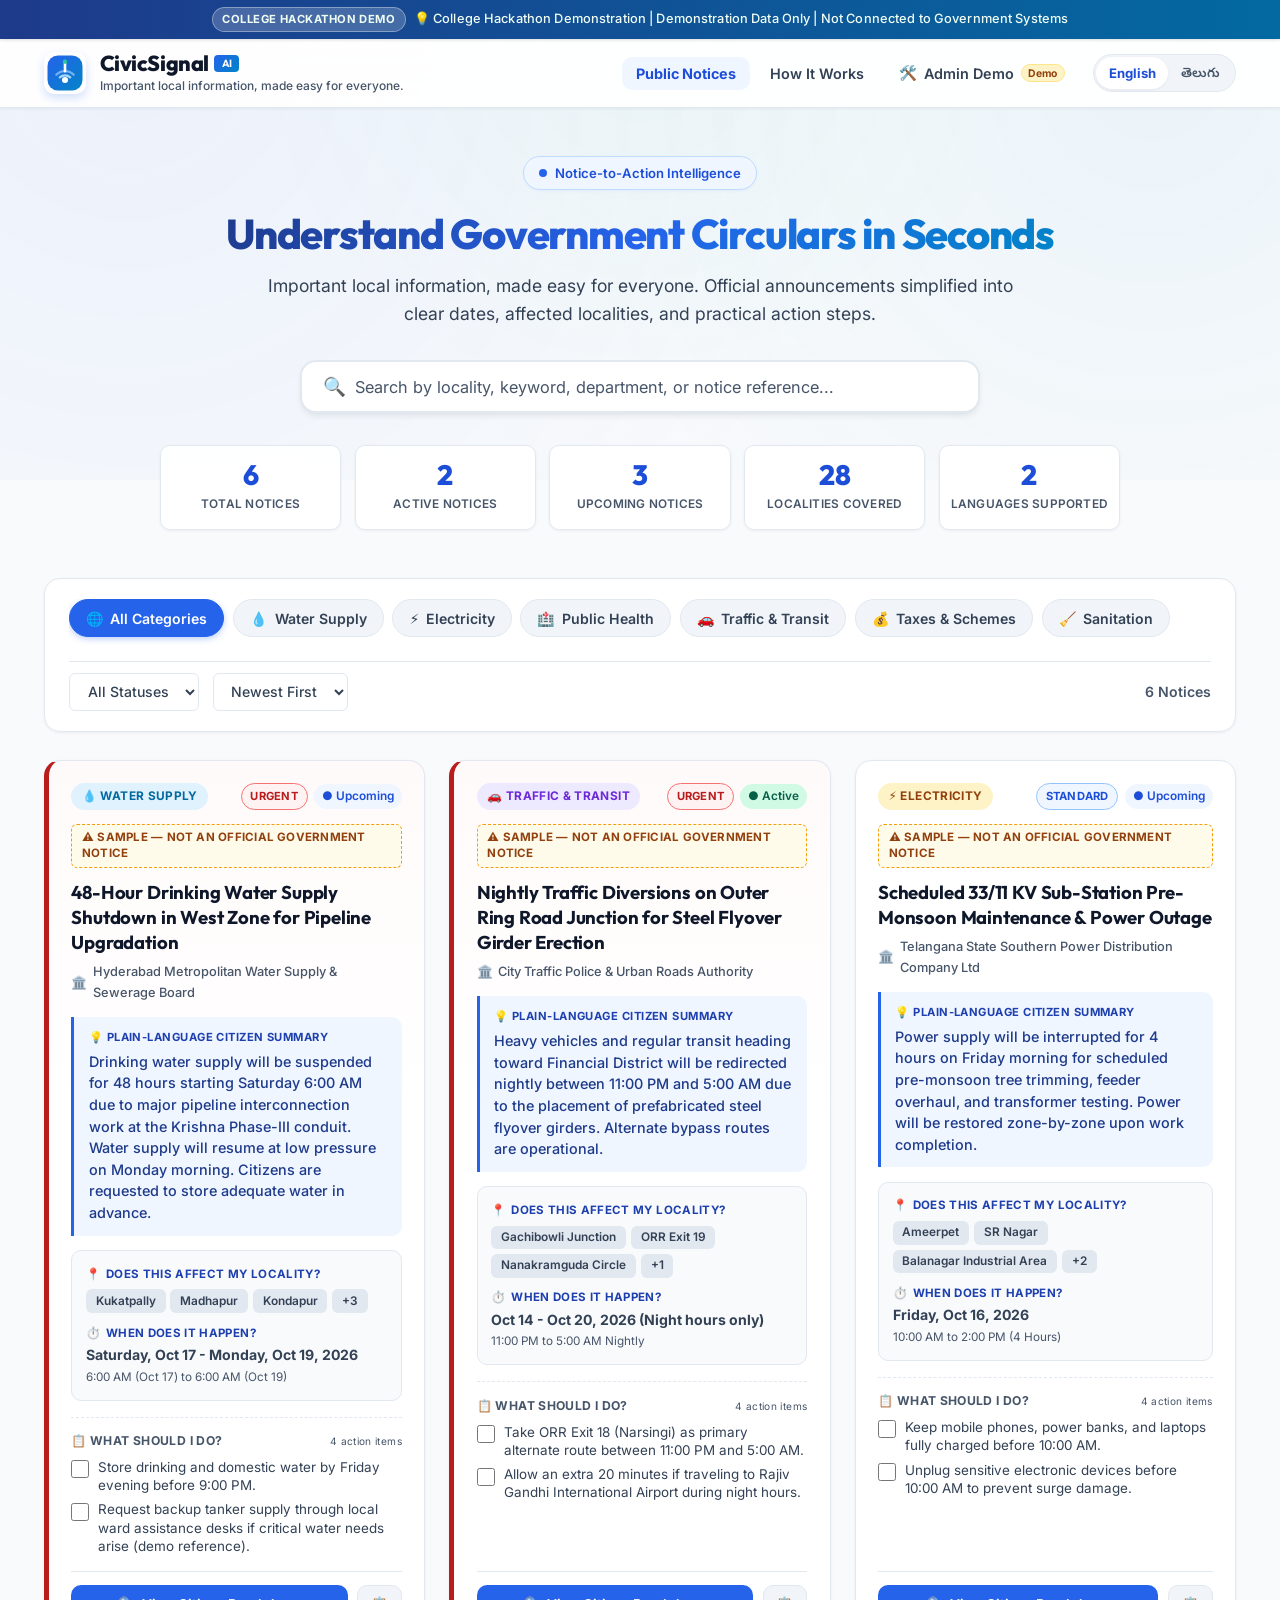
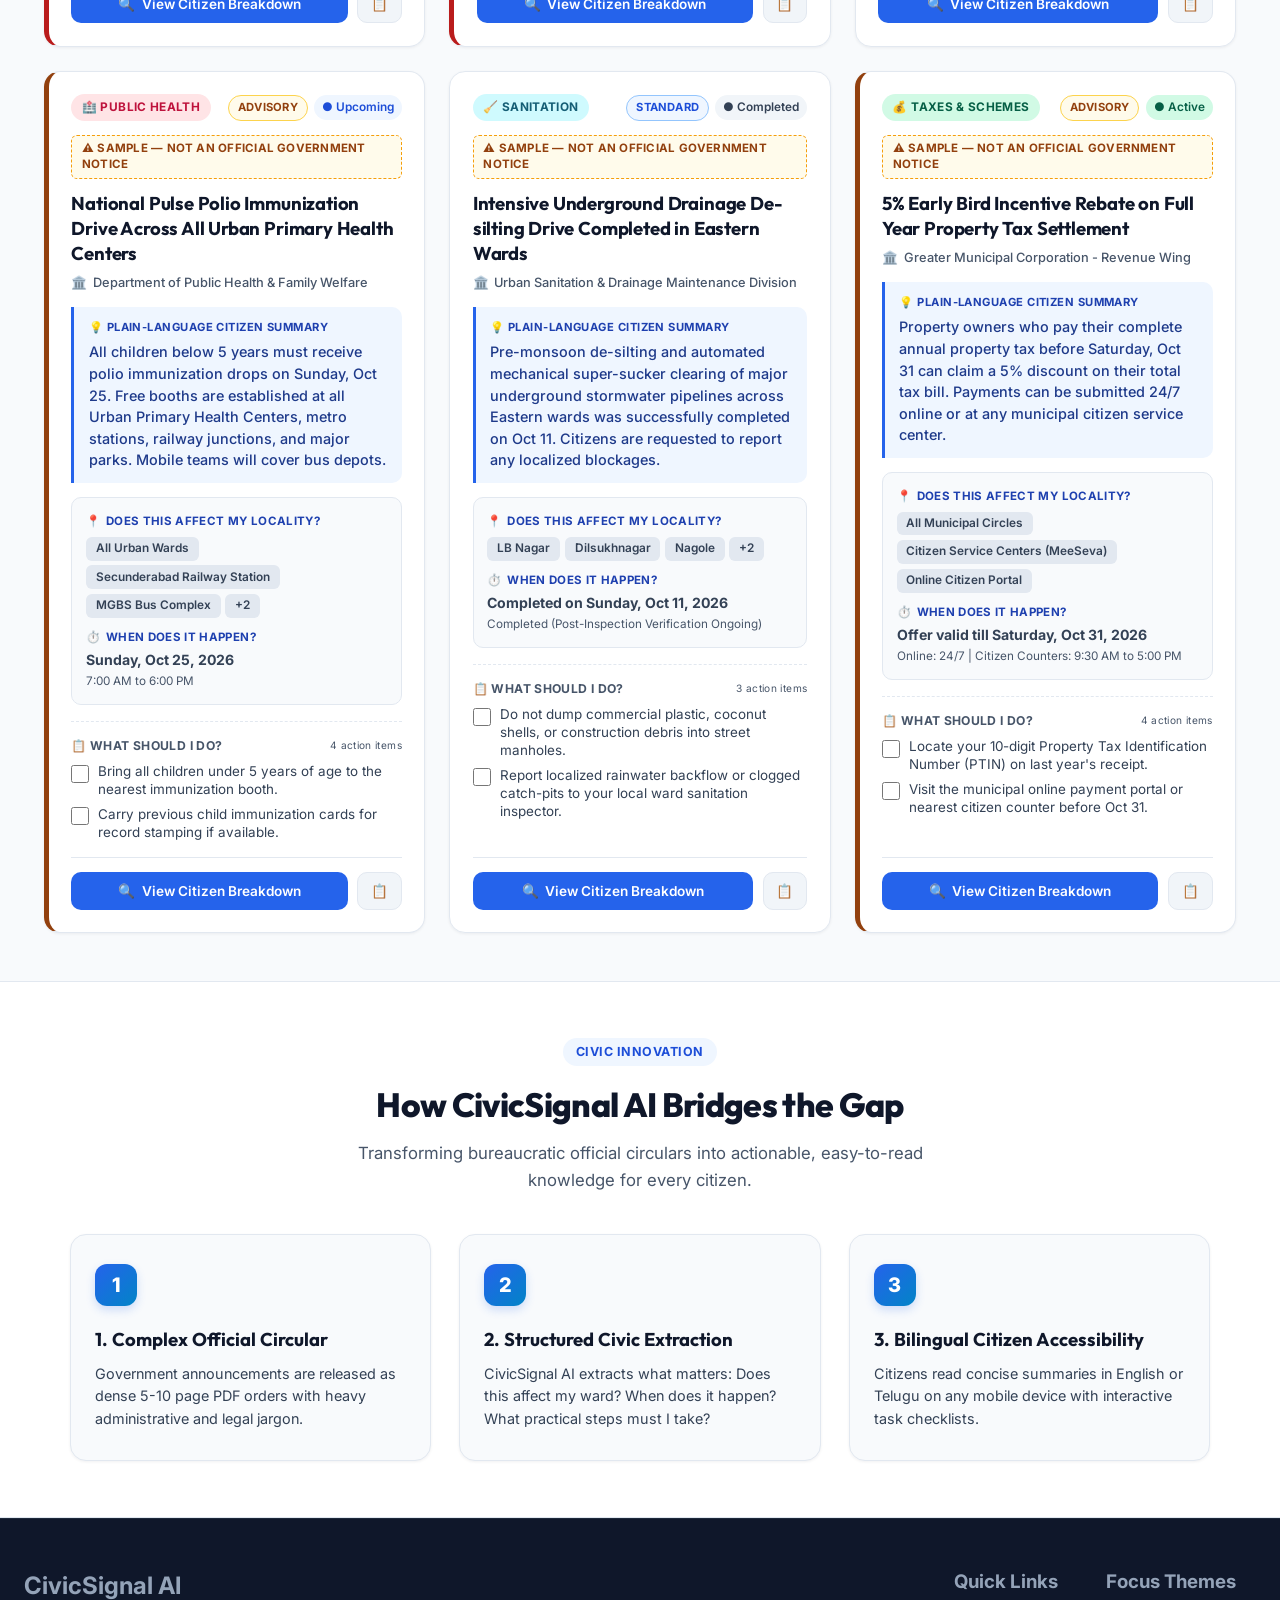
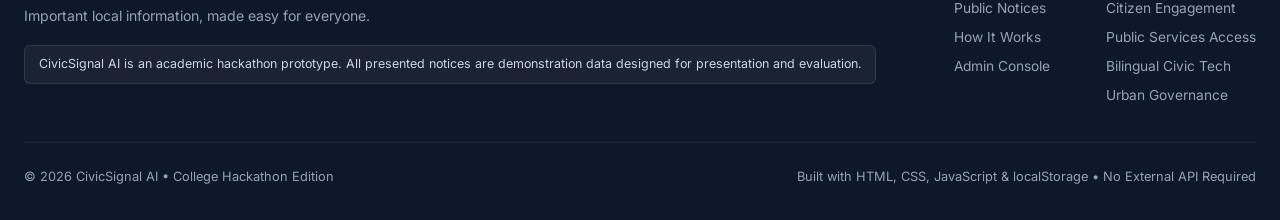
<file: index.html>
<!DOCTYPE html>
<html lang="en">
<head>
  <meta charset="UTF-8">
  <meta name="viewport" content="width=device-width, initial-scale=1.0">
  <title>CivicSignal AI - Important local information, made easy for everyone</title>
  <meta name="description" content="CivicSignal AI transforms complex public notices and government circulars into simple summaries, important dates, affected locations, and actionable citizen checklists with English and Telugu support.">
  <meta name="keywords" content="CivicSignal AI, Public Notices, Citizen Engagement, Government Announcements, Telugu, Plain Language, Smart City">
  <meta name="author" content="CivicSignal AI Team">
  <meta name="theme-color" content="#2563eb">

  <!-- Favicon / Brand Icon -->
  <link rel="icon" type="image/svg+xml" href="./assets/images/logo.svg">

  <!-- Core CSS -->
  <link rel="stylesheet" href="./css/style.css">
</head>
<body>

  <!-- Skip to Main Content Link (WCAG 2.4.1 Bypass Blocks) -->
  <a href="#mainFeedView" class="skip-link">Skip to main content</a>

  <!-- Hackathon Demonstration Header Banner -->
  <aside class="demo-top-bar" aria-label="Demo Disclaimer">
    <span class="badge-pill">College Hackathon Demo</span>
    <span data-i18n="demoBadge">💡 Demonstration Project | Demo Data Only | Not Connected to Official Government Systems</span>
  </aside>

  <!-- Sticky Site Navigation -->
  <header class="site-header">
    <div class="nav-container">
      <a href="#feed" class="brand-link" id="brandHomeLink" aria-label="CivicSignal AI - Home">
        <img src="./assets/images/logo.svg" alt="" class="brand-logo" width="42" height="42" aria-hidden="true">
        <div class="brand-text">
          <div class="brand-title">CivicSignal <span class="brand-badge" aria-label="Artificial Intelligence">AI</span></div>
          <p data-i18n="tagline">Important local information, made easy for everyone.</p>
        </div>
      </a>

      <div class="nav-actions">
        <!-- Main Navigation Links -->
        <nav class="navbar" aria-label="Main Navigation">
          <ul class="nav-links" id="mainNavLinks">
            <li>
              <button class="nav-btn active" id="navFeedBtn" data-i18n="navNotices" aria-current="page">
                <span aria-hidden="true">📢</span> Public Notices
              </button>
            </li>
            <li>
              <a href="#how-it-works" class="nav-btn" id="navHowBtn" data-i18n="navHowItWorks">
                <span aria-hidden="true">💡</span> How It Works
              </a>
            </li>
            <li>
              <button class="nav-btn" id="navAdminBtn">
                <span aria-hidden="true">🛠️</span> <span data-i18n="navAdmin">Admin Demo</span>
                <span class="admin-nav-badge" data-i18n="navAdminBadge" aria-label="Demo simulation">Demo</span>
              </button>
            </li>
          </ul>
        </nav>

        <!-- Bilingual Language Switcher (EN <-> TE) -->
        <div class="lang-toggle-wrap" role="group" aria-label="Language Selector">
          <button class="lang-btn active" id="langEnBtn" data-lang="en" aria-pressed="true" type="button">English</button>
          <button class="lang-btn" id="langTeBtn" data-lang="te" aria-pressed="false" type="button">తెలుగు</button>
        </div>

        <!-- Mobile Menu Toggle Button -->
        <button class="mobile-nav-toggle" id="mobileMenuBtn" aria-label="Toggle navigation menu" aria-expanded="false" type="button">
          <svg width="22" height="22" viewBox="0 0 24 24" fill="none" stroke="currentColor" stroke-width="2" aria-hidden="true" focusable="false">
            <line x1="3" y1="12" x2="21" y2="12"></line>
            <line x1="3" y1="6" x2="21" y2="6"></line>
            <line x1="3" y1="18" x2="21" y2="18"></line>
          </svg>
        </button>
      </div>
    </div>
  </header>

  <!-- Main Citizen Feed View -->
  <main id="mainFeedView">
    <!-- Hero Section -->
    <section class="hero-section" aria-labelledby="heroMainHeading">
      <div class="hero-pill">
        <span class="pulse-dot"></span>
        <span>Notice-to-Action Intelligence</span>
      </div>
      <h1 class="hero-title" id="heroMainHeading">
        <span class="gradient-text" data-i18n="heroHeading">Understand Government Circulars in Seconds</span>
      </h1>
      <p class="hero-subtitle" data-i18n="heroSubheading">
        Important local information, made easy for everyone. Official announcements simplified into clear dates, affected localities, and practical action steps.
      </p>

      <!-- Live Search Bar -->
      <div class="hero-search-wrap">
        <div class="search-input-box">
          <span class="search-icon" aria-hidden="true">🔍</span>
          <input 
            type="search" 
            id="searchInput" 
            class="search-input" 
            placeholder="Search by locality, keyword, department, or notice reference..."
            data-i18n-placeholder="searchPlaceholder"
            aria-label="Search public notices"
            aria-controls="noticesGrid"
            aria-describedby="resultsCount"
            autocomplete="off"
          >
          <button id="searchClearBtn" class="search-clear-btn" type="button" aria-label="Clear search input">
            <span aria-hidden="true">✕</span>
          </button>
        </div>
      </div>

      <!-- Quick Summary Metrics Bar (Derived from Actual Data) -->
      <div class="stats-bar" id="statsBar" role="region" aria-label="Notices Overview Metrics">
        <div class="stat-card">
          <div class="stat-number" id="statTotalNotices">-</div>
          <div class="stat-label" data-i18n="statTotalNotices">Total Notices</div>
        </div>
        <div class="stat-card">
          <div class="stat-number" id="statActiveAlerts">-</div>
          <div class="stat-label" data-i18n="statActiveAlerts">Active Notices</div>
        </div>
        <div class="stat-card">
          <div class="stat-number" id="statUpcomingAlerts">-</div>
          <div class="stat-label" data-i18n="statUpcomingAlerts">Upcoming Notices</div>
        </div>
        <div class="stat-card">
          <div class="stat-number" id="statLocations">-</div>
          <div class="stat-label" data-i18n="statLocations">Localities Covered</div>
        </div>
        <div class="stat-card">
          <div class="stat-number" id="statLanguages">2</div>
          <div class="stat-label" data-i18n="statLanguages">Languages Supported</div>
        </div>
      </div>
    </section>

    <!-- Filters & Sort Controls Bar -->
    <section class="filter-section" aria-label="Notice Filters and Sorting">
      <div class="filter-controls-card">
        <!-- Category Filter Pills -->
        <div class="category-pills-row" id="categoryPillsRow" role="tablist" aria-label="Filter notices by category">
          <button class="cat-pill active" data-category="all" role="tab" aria-selected="true" aria-controls="noticesGrid" type="button" id="catTabAll">
            <span aria-hidden="true">🌐</span> <span data-i18n="filterAll">All Categories</span>
          </button>
          <button class="cat-pill" data-category="water" role="tab" aria-selected="false" aria-controls="noticesGrid" type="button" id="catTabWater">
            <span aria-hidden="true">💧</span> <span data-i18n="filterWater">Water Supply</span>
          </button>
          <button class="cat-pill" data-category="electricity" role="tab" aria-selected="false" aria-controls="noticesGrid" type="button" id="catTabElec">
            <span aria-hidden="true">⚡</span> <span data-i18n="filterElectricity">Electricity</span>
          </button>
          <button class="cat-pill" data-category="health" role="tab" aria-selected="false" aria-controls="noticesGrid" type="button" id="catTabHealth">
            <span aria-hidden="true">🏥</span> <span data-i18n="filterHealth">Public Health</span>
          </button>
          <button class="cat-pill" data-category="traffic" role="tab" aria-selected="false" aria-controls="noticesGrid" type="button" id="catTabTraffic">
            <span aria-hidden="true">🚗</span> <span data-i18n="filterTraffic">Traffic & Transit</span>
          </button>
          <button class="cat-pill" data-category="revenue" role="tab" aria-selected="false" aria-controls="noticesGrid" type="button" id="catTabRevenue">
            <span aria-hidden="true">💰</span> <span data-i18n="filterRevenue">Taxes & Schemes</span>
          </button>
          <button class="cat-pill" data-category="sanitation" role="tab" aria-selected="false" aria-controls="noticesGrid" type="button" id="catTabSanitation">
            <span aria-hidden="true">🧹</span> <span data-i18n="filterSanitation">Sanitation</span>
          </button>
        </div>

        <!-- Secondary Controls: Status & Sort Dropdowns -->
        <div class="filter-sub-row">
          <div class="filter-selects-group">
            <label for="statusSelect" class="sr-only">Filter notices by status</label>
            <select id="statusSelect" class="custom-select" aria-label="Filter notices by status">
              <option value="all" data-i18n="statusAll">All Statuses</option>
              <option value="active" data-i18n="statusActive">Active</option>
              <option value="upcoming" data-i18n="statusUpcoming">Upcoming</option>
              <option value="completed" data-i18n="statusCompleted">Completed</option>
            </select>

            <label for="sortSelect" class="sr-only">Sort notices by date</label>
            <select id="sortSelect" class="custom-select" aria-label="Sort notices by date">
              <option value="newest" data-i18n="sortNewest">Newest First</option>
              <option value="oldest" data-i18n="sortOldest">Oldest First</option>
            </select>
          </div>

          <div class="results-meta">
            <span class="results-count" id="resultsCount" aria-live="polite" aria-atomic="true">Showing notices...</span>
            <button id="clearFiltersBtn" class="clear-filter-btn" data-i18n="clearFilters" type="button">Clear Filters</button>
          </div>
        </div>
      </div>
    </section>

    <!-- Public Notices Grid -->
    <section class="notices-container" id="feed" aria-labelledby="feedHeading">
      <h2 class="sr-only" id="feedHeading">Public Notices Feed</h2>
      <div class="notices-grid" id="noticesGrid" role="region" aria-live="polite" aria-label="Public Notices Feed">
        <!-- Rendered dynamically by app.js -->
      </div>
    </section>

    <!-- Educational "How It Works" Section -->
    <section class="how-section" id="how-it-works" aria-labelledby="howItWorksTitle">
      <div class="section-container">
        <div class="section-header">
          <span class="section-pill">Civic Innovation</span>
          <h2 class="section-title" id="howItWorksTitle">How CivicSignal AI Bridges the Gap</h2>
          <p class="section-subtitle">
            Transforming bureaucratic official circulars into actionable, easy-to-read knowledge for every citizen.
          </p>
        </div>

        <div class="how-steps-grid">
          <!-- Step 1 -->
          <div class="step-card">
            <div class="step-badge">1</div>
            <h3 class="step-title" data-i18n="howStep1Title">1. Complex Official Circular</h3>
            <p class="step-desc" data-i18n="howStep1Desc">
              Government announcements are typically released as dense 5-10 page PDF orders with heavy administrative, technical, and legal terminology.
            </p>
          </div>

          <!-- Step 2 -->
          <div class="step-card">
            <div class="step-badge">2</div>
            <h3 class="step-title" data-i18n="howStep2Title">2. Structured Civic Extraction</h3>
            <p class="step-desc" data-i18n="howStep2Desc">
              CivicSignal AI identifies what matters: Does this affect my ward? When does it happen? What practical steps must I take?
            </p>
          </div>

          <!-- Step 3 -->
          <div class="step-card">
            <div class="step-badge">3</div>
            <h3 class="step-title" data-i18n="howStep3Title">3. Bilingual Citizen Accessibility</h3>
            <p class="step-desc" data-i18n="howStep3Desc">
              Citizens view summaries in their preferred regional language (Telugu or English) on any mobile phone, with interactive task checklists.
            </p>
          </div>
        </div>
      </div>
    </section>
  </main>

  <!-- Administrator Demo Console View -->
  <section class="admin-view-section" id="adminView" aria-labelledby="adminConsoleHeading">
    <!-- Admin Hero Banner -->
    <div class="admin-header-card">
      <div class="admin-title-area">
        <h2 id="adminConsoleHeading">
          🛠️ <span data-i18n="adminTitle">Administrator Demo Console</span>
          <span class="admin-demo-tag">Simulation</span>
        </h2>
        <p data-i18n="adminSubtitle">
          Simulate publishing, updating notice statuses, and testing citizen view updates. Changes persist in your browser localStorage.
        </p>
      </div>
      <div class="admin-top-actions">
        <button id="btnResetData" class="btn-reset-data" data-i18n="btnResetDefaultData">
          🔄 Reset to Sample Demo Data
        </button>
      </div>
    </div>

    <!-- Admin Tabs: Add Notice / Manage Notices -->
    <div class="admin-tabs-nav" role="tablist" aria-label="Admin Console Tabs">
      <button class="admin-tab-btn active" id="tabAddNoticeBtn" role="tab" aria-selected="true" aria-controls="adminAddNoticeCard" data-i18n="tabAddNotice" type="button">
        <span aria-hidden="true">✍️</span> Publish New Notice
      </button>
      <button class="admin-tab-btn" id="tabManageNoticesBtn" role="tab" aria-selected="false" aria-controls="adminManageNoticesCard" data-i18n="tabManageNotices" type="button">
        <span aria-hidden="true">📋</span> Manage Notices (<span id="manageCount">0</span>)
      </button>
    </div>

    <!-- Tab 1: Publish New Notice Form -->
    <div class="admin-card" id="adminAddNoticeCard" role="tabpanel" aria-labelledby="tabAddNoticeBtn" tabindex="0">
      <!-- AI Assist Demo Banner (Clearly Marked Simulation) -->
      <div class="ai-helper-banner" role="region" aria-label="AI Summary Assistant Info">
        <div class="ai-helper-text">
          <strong>⚡ Demo AI Summary Assistant — Simulated:</strong> Paste official circular text and title below, then click to generate a structured citizen summary draft.
          <br><small style="color:#14532d;">⚠️ Simulation Mode: Uses client-side rule templates without external AI APIs. Real AI extraction would require a future model integration; all drafts must be verified by department staff.</small>
        </div>
        <button type="button" id="btnAiAssist" class="btn-ai-assist" data-i18n="btnAutoSummarize">
          <span aria-hidden="true">✨</span> Demo AI Summary Assistant — Simulated
        </button>
      </div>

      <form id="addNoticeForm" novalidate aria-label="Publish New Notice Form">
        <div class="form-grid-2">
          <!-- Title EN & TE -->
          <div class="form-group">
            <label for="noticeTitleEn" class="form-label">
              <span data-i18n="formTitleEn">Notice Title (English)</span>
              <span class="required-indicator" aria-hidden="true">*</span>
              <span class="sr-only">(required)</span>
            </label>
            <input type="text" id="noticeTitleEn" class="form-input" placeholder="e.g. 24-Hour Water Supply Interruption" required aria-required="true">
            <span class="form-error" id="errTitleEn" role="alert" aria-live="polite">Please enter an English title.</span>
          </div>

          <div class="form-group">
            <label for="noticeTitleTe" class="form-label" data-i18n="formTitleTe">Notice Title (Telugu)</label>
            <input type="text" id="noticeTitleTe" class="form-input" placeholder="ఉదా: 24 గంటల తాగునీటి సరఫరా నిలిపివేత">
          </div>

          <!-- Category & Department -->
          <div class="form-group">
            <label for="noticeCategory" class="form-label">
              <span data-i18n="formCategory">Category</span>
              <span class="required-indicator" aria-hidden="true">*</span>
              <span class="sr-only">(required)</span>
            </label>
            <select id="noticeCategory" class="form-select" required aria-required="true">
              <option value="water">Water Supply (నీటి సరఫరా)</option>
              <option value="electricity">Electricity (విద్యుత్ సరఫరా)</option>
              <option value="health">Public Health (ప్రజారోగ్యం)</option>
              <option value="traffic">Traffic & Transit (ట్రాఫిక్ & రవాణా)</option>
              <option value="revenue">Taxes & Schemes (పన్నులు & పథకాలు)</option>
              <option value="sanitation">Sanitation (పారిశుధ్యం)</option>
            </select>
          </div>

          <div class="form-group">
            <label for="noticeDeptEn" class="form-label">
              <span data-i18n="formDeptEn">Issuing Department (English)</span>
              <span class="required-indicator" aria-hidden="true">*</span>
              <span class="sr-only">(required)</span>
            </label>
            <input type="text" id="noticeDeptEn" class="form-input" placeholder="e.g. Municipal Water Board" required aria-required="true">
            <span class="form-error" id="errDeptEn" role="alert" aria-live="polite">Please enter an issuing department.</span>
          </div>

          <div class="form-group">
            <label for="noticeDeptTe" class="form-label" data-i18n="formDeptTe">Issuing Department (Telugu)</label>
            <input type="text" id="noticeDeptTe" class="form-input" placeholder="ఉదా: మున్సిపల్ నీటి సరఫరా బోర్డు">
          </div>

          <!-- Dates & Timings -->
          <div class="form-group">
            <label for="noticeDateEn" class="form-label">
              <span data-i18n="formDateEn">Important Date / Schedule (English)</span>
              <span class="required-indicator" aria-hidden="true">*</span>
              <span class="sr-only">(required)</span>
            </label>
            <input type="text" id="noticeDateEn" class="form-input" placeholder="e.g. Saturday, Oct 24, 2026" required aria-required="true">
            <span class="form-error" id="errDateEn" role="alert" aria-live="polite">Please enter the schedule date.</span>
          </div>

          <div class="form-group">
            <label for="noticeTimingEn" class="form-label" data-i18n="formTimingEn">Timing (e.g. 10:00 AM - 2:00 PM)</label>
            <input type="text" id="noticeTimingEn" class="form-input" placeholder="e.g. 8:00 AM to 6:00 PM">
          </div>

          <!-- Locations EN & TE -->
          <div class="form-group full-width">
            <label for="noticeLocationsEn" class="form-label">
              <span data-i18n="formLocationsEn">Affected Locations (comma separated)</span>
              <span class="required-indicator" aria-hidden="true">*</span>
              <span class="sr-only">(required)</span>
            </label>
            <input type="text" id="noticeLocationsEn" class="form-input" placeholder="e.g. Sector 4, Gandhinagar, Ward 12" required aria-required="true" aria-describedby="descLocations">
            <span class="helper-text" id="descLocations">Separate multiple areas or wards with commas. Citizens can filter notices by clicking these areas.</span>
            <span class="form-error" id="errLocationsEn" role="alert" aria-live="polite">Please provide at least one affected locality.</span>
          </div>

          <!-- Citizen Actions EN & TE -->
          <div class="form-group full-width">
            <label for="noticeActionsEn" class="form-label">
              <span data-i18n="formActionsEn">Required Citizen Actions (one per line or comma separated)</span>
              <span class="required-indicator" aria-hidden="true">*</span>
              <span class="sr-only">(required)</span>
            </label>
            <textarea id="noticeActionsEn" class="form-textarea" placeholder="e.g. Store adequate water by Friday evening&#10;Avoid running washing machines during outage" required aria-required="true"></textarea>
            <span class="form-error" id="errActionsEn" role="alert" aria-live="polite">Please provide at least one required action.</span>
          </div>

          <!-- Priority & Status -->
          <div class="form-group">
            <label for="noticePriority" class="form-label">
              <span data-i18n="formPriority">Urgency / Priority</span>
              <span class="required-indicator" aria-hidden="true">*</span>
              <span class="sr-only">(required)</span>
            </label>
            <select id="noticePriority" class="form-select" required aria-required="true">
              <option value="urgent">Urgent (అత్యవసరం)</option>
              <option value="normal" selected>Standard (సాధారణం)</option>
              <option value="advisory">Advisory (సమాచారార్థం)</option>
            </select>
          </div>

          <div class="form-group">
            <label for="noticeStatus" class="form-label">
              <span data-i18n="formStatus">Notice Status</span>
              <span class="required-indicator" aria-hidden="true">*</span>
              <span class="sr-only">(required)</span>
            </label>
            <select id="noticeStatus" class="form-select" required aria-required="true">
              <option value="active" selected>Active (అమలులో ఉన్నది)</option>
              <option value="upcoming">Upcoming (రాబోయేది)</option>
              <option value="completed">Completed (పూర్తయినది)</option>
            </select>
          </div>

          <!-- Original Official Text -->
          <div class="form-group full-width">
            <label for="noticeOriginalEn" class="form-label">
              <span data-i18n="formOriginalTextEn">Original Circular Text (English)</span>
              <span class="required-indicator" aria-hidden="true">*</span>
              <span class="sr-only">(required)</span>
            </label>
            <textarea id="noticeOriginalEn" class="form-textarea" placeholder="Paste official circular or circular notification order text here..." required aria-required="true"></textarea>
            <span class="form-error" id="errOriginalEn" role="alert" aria-live="polite">Please provide official circular text.</span>
          </div>

          <!-- Simplified Summary EN & TE -->
          <div class="form-group full-width">
            <label for="noticeSummaryEn" class="form-label">
              <span data-i18n="formSummaryEn">Simplified Summary (English)</span>
              <span class="required-indicator" aria-hidden="true">*</span>
              <span class="sr-only">(required)</span>
            </label>
            <textarea id="noticeSummaryEn" class="form-textarea" placeholder="Simple, plain English explanation for citizens..." required aria-required="true"></textarea>
            <span class="form-error" id="errSummaryEn" role="alert" aria-live="polite">Please provide a simple citizen summary.</span>
          </div>

          <!-- Form Submit Row -->
          <div class="form-submit-row">
            <button type="submit" class="btn-submit-notice" data-i18n="btnSubmitNotice">
              <span aria-hidden="true">📢</span> Publish Notice to Feed
            </button>
          </div>
        </div>
      </form>
    </div>

    <!-- Tab 2: Manage Notices Table -->
    <div class="admin-card" id="adminManageNoticesCard" role="tabpanel" aria-labelledby="tabManageNoticesBtn" tabindex="0" style="display: none;">
      <div class="admin-table-wrap">
        <table class="admin-table" id="adminNoticesTable">
          <caption class="sr-only">Management list of published and draft municipal public notices</caption>
          <thead>
            <tr>
              <th scope="col" data-i18n="tableRef">Ref / ID</th>
              <th scope="col" data-i18n="tableTitle">Notice Title</th>
              <th scope="col" data-i18n="tableCategory">Category</th>
              <th scope="col" data-i18n="tableStatus">Status</th>
              <th scope="col" data-i18n="tablePublished">Visibility</th>
              <th scope="col" data-i18n="tableActions">Actions</th>
            </tr>
          </thead>
          <tbody id="adminTableBody">
            <!-- Rendered dynamically by app.js -->
          </tbody>
        </table>
      </div>
    </div>
  </section>

  <!-- Notice Details Modal Dialog -->
  <div class="modal-overlay" id="noticeModal" role="dialog" aria-modal="true" aria-labelledby="modalNoticeTitle" aria-describedby="modalSummaryBox" tabindex="-1">
    <div class="modal-card" role="document">
      <div class="modal-header">
        <div id="modalCategoryBadge"></div>
        <button class="modal-close-btn" id="modalCloseBtn" type="button" aria-label="Close notice details dialog">
          <span aria-hidden="true">✕</span>
        </button>
      </div>

      <div class="modal-body" id="modalContent">
        <!-- Injected dynamically by app.js -->
      </div>

      <div class="modal-footer">
        <button class="btn-secondary" id="modalPrintBtn" type="button" data-i18n="btnPrintNotice">
          <span aria-hidden="true">🖨️</span> Print Notice
        </button>
        <div class="modal-footer-btns">
          <button class="btn-secondary" id="modalCopyBtn" type="button" data-i18n="btnCopySummary">
            <span aria-hidden="true">📋</span> Copy Summary
          </button>
          <button class="btn-secondary" id="modalDismissBtn" type="button" data-i18n="btnClose">
            Close
          </button>
        </div>
      </div>
    </div>
  </div>

  <!-- Toast Container -->
  <div class="toast-container" id="toastContainer" aria-live="polite" aria-atomic="true"></div>

  <!-- Site Footer -->
  <footer class="site-footer">
    <div class="footer-container">
      <div class="footer-top">
        <div class="footer-brand">
          <h2 class="footer-brand-title">CivicSignal AI</h2>
          <p data-i18n="tagline">
            Important local information, made easy for everyone.
          </p>
          <div class="footer-disclaimer-box" data-i18n="footerDisclaimer">
            CivicSignal AI is an academic research & hackathon prototype. All presented notices are demonstration data.
          </div>
        </div>

        <div class="footer-links-group">
          <div class="footer-col">
            <h3 class="footer-col-title">Quick Links</h3>
            <ul>
              <li><a href="#feed" id="footerFeedLink">Public Notices</a></li>
              <li><a href="#how-it-works">How It Works</a></li>
              <li><a href="#admin" id="footerAdminLink">Admin Console</a></li>
            </ul>
          </div>
          <div class="footer-col">
            <h3 class="footer-col-title">Focus Themes</h3>
            <ul>
              <li>Citizen Engagement</li>
              <li>Public Services Access</li>
              <li>Bilingual Civic Tech</li>
              <li>Urban Governance</li>
            </ul>
          </div>
        </div>
      </div>

      <div class="footer-bottom">
        <div>&copy; 2026 CivicSignal AI • College Hackathon Edition</div>
        <div>Built with HTML, CSS, JavaScript & localStorage • No External API Required</div>
      </div>
    </div>
  </footer>

  <!-- Application Scripts -->
  <script src="./js/demo-data.js"></script>
  <script src="./js/notices.js"></script>
  <script src="./js/app.js"></script>
</body>
</html>
</file>
<file: css/style.css>
/* ==========================================================================
   CivicSignal AI - Modern Design System & Stylesheet
   Theme: Citizen Engagement and Public Services
   Tagline: Important local information, made easy for everyone.
   Aesthetics: Deep Civic Indigo/Slate, Glassmorphism, Micro-animations,
               High Contrast Readability, Responsive Layout, Print Friendly
   ========================================================================== */

@import url('https://fonts.googleapis.com/css2?family=Outfit:wght@400;500;600;700;800&family=Inter:wght@300;400;500;600;700&family=Noto+Sans+Telugu:wght@400;500;600;700&display=swap');

/* --- CSS Variables & Design Tokens --- */
:root {
  /* Brand Palette */
  --primary-50: #eff6ff;
  --primary-100: #dbeafe;
  --primary-200: #bfdbfe;
  --primary-500: #3b82f6;
  --primary-600: #2563eb;
  --primary-700: #1d4ed8;
  --primary-800: #1e40af;
  --primary-900: #1e3a8a;

  /* Accent & Category Colors */
  --accent-cyan: #0284c7;
  --accent-teal: #0d9488;
  --accent-emerald: #10b981;
  --accent-amber: #f59e0b;
  --accent-rose: #f43f5e;
  --accent-purple: #8b5cf6;

  /* Category Specific Accents (WCAG AA Compliant >= 4.5:1 against respective -bg) */
  --cat-water: #0369a1;
  --cat-water-bg: #e0f2fe;
  --cat-electricity: #92400e;
  --cat-electricity-bg: #fef3c7;
  --cat-health: #be123c;
  --cat-health-bg: #ffe4e6;
  --cat-traffic: #6d28d9;
  --cat-traffic-bg: #ede9fe;
  --cat-revenue: #065f46;
  --cat-revenue-bg: #d1fae5;
  --cat-sanitation: #155e75;
  --cat-sanitation-bg: #cffafe;

  /* Priority Tokens (High Contrast) */
  --urgent-color: #b91c1c;
  --urgent-bg: #fef2f2;
  --urgent-border: #f87171;
  --urgent-glow: rgba(220, 38, 38, 0.15);

  --standard-color: #1d4ed8;
  --standard-bg: #eff6ff;
  --standard-border: #93c5fd;

  --advisory-color: #92400e;
  --advisory-bg: #fffbeb;
  --advisory-border: #fcd34d;

  /* Status Tokens (WCAG AA Compliant) */
  --status-active-color: #065f46;
  --status-active-bg: #d1fae5;
  --status-upcoming-color: #1d4ed8;
  --status-upcoming-bg: #eff6ff;
  --status-completed-color: #334155;
  --status-completed-bg: #f1f5f9;

  /* Dark Theme & Surface Tokens */
  --bg-main: #f8fafc;
  --bg-card: #ffffff;
  --bg-subtle: #f1f5f9;
  --bg-elevated: #ffffff;
  
  --border-light: #e2e8f0;
  --border-medium: #cbd5e1;
  --border-focus: #1d4ed8;

  --text-main: #0f172a;
  --text-secondary: #334155;
  --text-muted: #475569;
  --text-inverse: #ffffff;

  /* Glassmorphism & Shadows */
  --glass-bg: rgba(255, 255, 255, 0.92);
  --glass-border: rgba(255, 255, 255, 0.6);
  --glass-blur: blur(14px);

  --shadow-sm: 0 1px 3px rgba(15, 23, 42, 0.06);
  --shadow-md: 0 4px 6px -1px rgba(15, 23, 42, 0.08), 0 2px 4px -2px rgba(15, 23, 42, 0.04);
  --shadow-lg: 0 10px 15px -3px rgba(15, 23, 42, 0.08), 0 4px 6px -4px rgba(15, 23, 42, 0.04);
  --shadow-xl: 0 20px 25px -5px rgba(15, 23, 42, 0.12), 0 8px 10px -6px rgba(15, 23, 42, 0.04);

  /* Radius & Spacing */
  --radius-sm: 6px;
  --radius-md: 10px;
  --radius-lg: 16px;
  --radius-full: 9999px;

  /* Transitions */
  --transition-fast: 0.15s ease;
  --transition-normal: 0.25s ease;
  --transition-smooth: 0.35s cubic-bezier(0.16, 1, 0.3, 1);

  /* Typography */
  --font-heading: 'Outfit', 'Noto Sans Telugu', system-ui, -apple-system, sans-serif;
  --font-body: 'Inter', 'Noto Sans Telugu', system-ui, -apple-system, sans-serif;
}

/* --- Base Resets & Global Styles --- */
*, *::before, *::after {
  box-sizing: border-box;
  margin: 0;
  padding: 0;
}

html {
  scroll-behavior: smooth;
  font-size: 16px;
}

body {
  font-family: var(--font-body);
  background-color: var(--bg-main);
  color: var(--text-main);
  line-height: 1.6;
  -webkit-font-smoothing: antialiased;
  -moz-osx-font-smoothing: grayscale;
  min-height: 100vh;
  display: flex;
  flex-direction: column;
}

/* Subtle background accent */
body::before {
  content: '';
  position: fixed;
  top: 0;
  left: 0;
  right: 0;
  height: 480px;
  background: radial-gradient(circle at 10% 10%, rgba(37, 99, 235, 0.06) 0%, transparent 60%),
              radial-gradient(circle at 90% 15%, rgba(2, 132, 199, 0.05) 0%, transparent 50%),
              radial-gradient(circle at 50% 5%, rgba(16, 185, 129, 0.04) 0%, transparent 50%);
  pointer-events: none;
  z-index: -1;
}

a {
  color: var(--primary-600);
  text-decoration: none;
  transition: color var(--transition-fast);
}

a:hover {
  color: var(--primary-700);
}

img, svg {
  display: block;
  max-width: 100%;
}

button, input, select, textarea {
  font-family: inherit;
  font-size: inherit;
  color: inherit;
}

/* --- Accessibility Utilities (WCAG 2.2 AA) --- */

/* Screen Reader Only Utility (Visually Hidden, Accessible to Assistive Tech) */
.sr-only {
  position: absolute !important;
  width: 1px !important;
  height: 1px !important;
  padding: 0 !important;
  margin: -1px !important;
  overflow: hidden !important;
  clip: rect(0, 0, 0, 0) !important;
  white-space: nowrap !important;
  border: 0 !important;
}

/* Skip to Main Content Link (WCAG 2.4.1 Bypass Blocks) */
.skip-link {
  position: absolute;
  top: -120px;
  left: 1rem;
  z-index: 10000;
  background: #1e3a8a;
  color: #ffffff !important;
  padding: 0.85rem 1.4rem;
  border-radius: 0 0 var(--radius-md) var(--radius-md);
  font-weight: 700;
  font-size: 0.95rem;
  text-decoration: none;
  box-shadow: 0 4px 14px rgba(0, 0, 0, 0.4);
  transition: top var(--transition-fast);
}

.skip-link:focus,
.skip-link:focus-visible {
  top: 0;
  outline: 3px solid #facc15;
  outline-offset: 3px;
}

/* Required Indicator Asterisk */
.required-indicator {
  color: var(--urgent-color);
  font-weight: 700;
  margin-left: 0.2rem;
}

/* Telugu Script Readability & Line Height (Prevents vowel matra clipping) */
html[lang="te"] body {
  line-height: 1.7;
}

/* High-Contrast Accessible Keyboard Focus Rings (WCAG 2.2 Criterion 2.4.7 & 2.4.11) */
:focus-visible {
  outline: 3px solid #1d4ed8 !important;
  outline-offset: 2px !important;
}

button:focus-visible,
a:focus-visible,
input:focus-visible,
select:focus-visible,
textarea:focus-visible,
.cat-pill:focus-visible,
.admin-tab-btn:focus-visible,
.loc-chip:focus-visible,
.action-checkbox:focus-visible,
.modal-close-btn:focus-visible,
.search-clear-btn:focus-visible {
  outline: 3px solid #1d4ed8 !important;
  outline-offset: 2px !important;
  box-shadow: 0 0 0 4px rgba(29, 78, 216, 0.25) !important;
}

/* --- Hackathon Demo Top Bar --- */
.demo-top-bar {
  background: linear-gradient(90deg, #1e3a8a, #0369a1);
  color: #f0fdf4;
  font-size: 0.8rem;
  padding: 0.45rem 1rem;
  text-align: center;
  display: flex;
  align-items: center;
  justify-content: center;
  gap: 0.5rem;
  font-weight: 500;
  letter-spacing: 0.01em;
  box-shadow: 0 1px 3px rgba(0, 0, 0, 0.15);
  position: relative;
  z-index: 100;
}

.demo-top-bar .badge-pill {
  background: rgba(255, 255, 255, 0.2);
  padding: 0.15rem 0.6rem;
  border-radius: var(--radius-full);
  font-size: 0.7rem;
  font-weight: 700;
  text-transform: uppercase;
  letter-spacing: 0.04em;
  border: 1px solid rgba(255, 255, 255, 0.35);
  white-space: nowrap;
}

/* --- Navigation Header --- */
.site-header {
  position: sticky;
  top: 0;
  z-index: 90;
  background: var(--glass-bg);
  backdrop-filter: var(--glass-blur);
  -webkit-backdrop-filter: var(--glass-blur);
  border-bottom: 1px solid var(--border-light);
  box-shadow: var(--shadow-sm);
  transition: all var(--transition-normal);
}

.nav-container {
  max-width: 1240px;
  margin: 0 auto;
  padding: 0.75rem 1.5rem;
  display: flex;
  align-items: center;
  justify-content: space-between;
  gap: 1rem;
}

.brand-link {
  display: flex;
  align-items: center;
  gap: 0.85rem;
  text-decoration: none;
  cursor: pointer;
}

.brand-logo {
  width: 42px;
  height: 42px;
  border-radius: 10px;
  box-shadow: 0 4px 10px rgba(37, 99, 235, 0.2);
  transition: transform var(--transition-smooth);
}

.brand-link:hover .brand-logo {
  transform: rotate(-3deg) scale(1.04);
}

.brand-text .brand-title,
.brand-text h1 {
  font-family: var(--font-heading);
  font-size: 1.35rem;
  font-weight: 800;
  color: var(--text-main);
  line-height: 1.15;
  letter-spacing: -0.02em;
  display: flex;
  align-items: center;
  gap: 0.35rem;
}

.brand-badge {
  background: linear-gradient(135deg, #2563eb, #0284c7);
  color: white;
  font-size: 0.65rem;
  padding: 0.15rem 0.45rem;
  border-radius: 4px;
  font-weight: 700;
  vertical-align: middle;
}

.brand-text p {
  font-size: 0.75rem;
  color: var(--text-muted);
  font-weight: 500;
}

/* Nav Actions & Navigation Menu */
.nav-actions {
  display: flex;
  align-items: center;
  gap: 0.85rem;
}

.nav-links {
  display: flex;
  align-items: center;
  list-style: none;
  gap: 0.35rem;
}

.nav-btn {
  background: transparent;
  border: none;
  padding: 0.5rem 0.9rem;
  border-radius: var(--radius-md);
  color: var(--text-secondary);
  font-weight: 600;
  font-size: 0.9rem;
  cursor: pointer;
  display: flex;
  align-items: center;
  gap: 0.45rem;
  transition: all var(--transition-fast);
}

.nav-btn:hover {
  background: var(--bg-subtle);
  color: var(--primary-600);
}

.nav-btn.active {
  background: var(--primary-50);
  color: var(--primary-700);
  font-weight: 700;
}

.admin-nav-badge {
  background: #fef3c7;
  color: #92400e;
  font-size: 0.65rem;
  padding: 0.1rem 0.4rem;
  border-radius: var(--radius-full);
  font-weight: 700;
  border: 1px solid #fde68a;
}

/* Language Toggle Switch */
.lang-toggle-wrap {
  display: flex;
  align-items: center;
  background: var(--bg-subtle);
  border: 1px solid var(--border-light);
  border-radius: var(--radius-full);
  padding: 2px;
  position: relative;
}

.lang-btn {
  background: transparent;
  border: none;
  padding: 0.35rem 0.8rem;
  border-radius: var(--radius-full);
  font-size: 0.82rem;
  font-weight: 600;
  color: var(--text-muted);
  cursor: pointer;
  transition: all var(--transition-fast);
  min-height: 32px;
}

.lang-btn.active {
  background: var(--bg-card);
  color: var(--primary-700);
  box-shadow: var(--shadow-sm);
  font-weight: 700;
}

/* Mobile Nav Toggle */
.mobile-nav-toggle {
  display: none;
  background: transparent;
  border: 1px solid var(--border-light);
  border-radius: var(--radius-md);
  padding: 0.45rem;
  cursor: pointer;
  color: var(--text-main);
  min-height: 40px;
  min-width: 40px;
}

/* --- Hero Section --- */
.hero-section {
  padding: 3rem 1.5rem 1.8rem;
  max-width: 1040px;
  margin: 0 auto;
  text-align: center;
}

.hero-pill {
  display: inline-flex;
  align-items: center;
  gap: 0.5rem;
  background: #eff6ff;
  border: 1px solid #bfdbfe;
  color: var(--primary-700);
  padding: 0.35rem 0.95rem;
  border-radius: var(--radius-full);
  font-size: 0.82rem;
  font-weight: 600;
  margin-bottom: 1.15rem;
  box-shadow: 0 1px 3px rgba(37, 99, 235, 0.06);
}

.hero-pill .pulse-dot {
  width: 8px;
  height: 8px;
  background: #2563eb;
  border-radius: 50%;
  box-shadow: 0 0 0 0 rgba(37, 99, 235, 0.5);
  animation: pulse 2.5s infinite;
}

@keyframes pulse {
  0% { transform: scale(0.95); box-shadow: 0 0 0 0 rgba(37, 99, 235, 0.7); }
  70% { transform: scale(1); box-shadow: 0 0 0 7px rgba(37, 99, 235, 0); }
  100% { transform: scale(0.95); box-shadow: 0 0 0 0 rgba(37, 99, 235, 0); }
}

.hero-title {
  font-family: var(--font-heading);
  font-size: 2.6rem;
  font-weight: 800;
  color: var(--text-main);
  line-height: 1.2;
  letter-spacing: -0.03em;
  margin-bottom: 0.85rem;
}

.hero-title .gradient-text {
  background: linear-gradient(135deg, #1e3a8a 0%, #2563eb 50%, #0284c7 100%);
  -webkit-background-clip: text;
  -webkit-text-fill-color: transparent;
}

.hero-subtitle {
  font-size: 1.1rem;
  color: var(--text-secondary);
  max-width: 760px;
  margin: 0 auto 2rem;
  line-height: 1.6;
}

/* --- Hero Search Box --- */
.hero-search-wrap {
  max-width: 680px;
  margin: 0 auto 2rem;
  position: relative;
}

.search-input-box {
  width: 100%;
  display: flex;
  align-items: center;
  background: var(--bg-card);
  border: 2px solid var(--border-light);
  border-radius: var(--radius-lg);
  padding: 0.6rem 0.9rem;
  box-shadow: var(--shadow-md);
  transition: all var(--transition-normal);
}

.search-input-box:focus-within {
  border-color: var(--primary-500);
  box-shadow: 0 0 0 4px rgba(59, 130, 246, 0.15), var(--shadow-lg);
}

.search-icon {
  color: var(--text-muted);
  font-size: 1.15rem;
  margin-left: 0.4rem;
  margin-right: 0.6rem;
}

.search-input {
  width: 100%;
  border: none;
  outline: none;
  background: transparent;
  font-size: 1.02rem;
  color: var(--text-main);
  font-weight: 500;
}

.search-input::placeholder {
  color: var(--text-muted);
  font-weight: 400;
}

.search-clear-btn {
  background: transparent;
  border: none;
  color: var(--text-muted);
  padding: 0.3rem 0.6rem;
  cursor: pointer;
  border-radius: var(--radius-full);
  display: none;
  font-size: 0.95rem;
  font-weight: bold;
}

.search-clear-btn:hover {
  background: var(--bg-subtle);
  color: var(--text-main);
}

/* --- Metrics / Stats Counters Bar --- */
.stats-bar {
  display: grid;
  grid-template-columns: repeat(5, 1fr);
  gap: 0.85rem;
  max-width: 960px;
  margin: 0 auto;
}

.stat-card {
  background: var(--glass-bg);
  backdrop-filter: var(--glass-blur);
  border: 1px solid var(--border-light);
  border-radius: var(--radius-md);
  padding: 0.9rem 0.65rem;
  text-align: center;
  box-shadow: var(--shadow-sm);
  transition: transform var(--transition-fast), box-shadow var(--transition-fast);
}

.stat-card:hover {
  transform: translateY(-2px);
  box-shadow: var(--shadow-md);
}

.stat-number {
  font-family: var(--font-heading);
  font-size: 1.75rem;
  font-weight: 800;
  color: var(--primary-700);
  line-height: 1.1;
}

.stat-label {
  font-size: 0.74rem;
  color: var(--text-muted);
  font-weight: 600;
  margin-top: 0.25rem;
  text-transform: uppercase;
  letter-spacing: 0.02em;
}

/* --- Filter & Controls Section --- */
.filter-section {
  max-width: 1240px;
  margin: 0 auto;
  padding: 1.25rem 1.5rem 0.5rem;
}

.filter-controls-card {
  background: var(--bg-card);
  border: 1px solid var(--border-light);
  border-radius: var(--radius-lg);
  padding: 1.25rem 1.5rem;
  box-shadow: var(--shadow-sm);
}

.category-pills-row {
  display: flex;
  align-items: center;
  gap: 0.55rem;
  overflow-x: auto;
  padding-bottom: 0.65rem;
  margin-bottom: 0.85rem;
  scrollbar-width: thin;
}

.category-pills-row::-webkit-scrollbar {
  height: 4px;
}

.category-pills-row::-webkit-scrollbar-thumb {
  background: #cbd5e1;
  border-radius: 4px;
}

.cat-pill {
  white-space: nowrap;
  background: var(--bg-subtle);
  border: 1px solid var(--border-light);
  border-radius: var(--radius-full);
  padding: 0.45rem 1rem;
  font-size: 0.88rem;
  font-weight: 600;
  color: var(--text-secondary);
  cursor: pointer;
  display: inline-flex;
  align-items: center;
  gap: 0.4rem;
  transition: all var(--transition-fast);
  min-height: 38px;
}

.cat-pill:hover {
  background: #e2e8f0;
  color: var(--text-main);
}

.cat-pill.active {
  background: var(--primary-600);
  border-color: var(--primary-600);
  color: white;
  box-shadow: 0 2px 6px rgba(37, 99, 235, 0.3);
}

.filter-sub-row {
  display: flex;
  align-items: center;
  justify-content: space-between;
  flex-wrap: wrap;
  gap: 1rem;
  padding-top: 0.65rem;
  border-top: 1px solid var(--border-light);
}

.filter-selects-group {
  display: flex;
  align-items: center;
  gap: 0.85rem;
  flex-wrap: wrap;
}

.custom-select {
  background: var(--bg-card);
  border: 1px solid var(--border-light);
  border-radius: var(--radius-sm);
  padding: 0.45rem 0.85rem;
  font-size: 0.88rem;
  font-weight: 500;
  color: var(--text-secondary);
  cursor: pointer;
  outline: none;
  min-height: 38px;
  transition: border-color var(--transition-fast);
}

.custom-select:focus {
  border-color: var(--primary-500);
}

.results-meta {
  display: flex;
  align-items: center;
  gap: 1rem;
}

.results-count {
  font-size: 0.88rem;
  color: var(--text-muted);
  font-weight: 600;
}

.clear-filter-btn {
  background: transparent;
  border: none;
  color: var(--primary-600);
  font-size: 0.85rem;
  font-weight: 600;
  cursor: pointer;
  text-decoration: underline;
  padding: 0.25rem 0.45rem;
  display: none;
}

.clear-filter-btn:hover {
  color: var(--primary-800);
}

/* --- Public Notices Grid --- */
.notices-container {
  max-width: 1240px;
  margin: 0 auto;
  padding: 1.25rem 1.5rem 3rem;
  flex: 1;
}

.notices-grid {
  display: grid;
  grid-template-columns: repeat(auto-fill, minmax(360px, 1fr));
  gap: 1.5rem;
}

/* --- Notice Card Component --- */
.notice-card {
  background: var(--bg-card);
  border: 1px solid var(--border-light);
  border-radius: var(--radius-lg);
  padding: 1.4rem;
  box-shadow: var(--shadow-sm);
  display: flex;
  flex-direction: column;
  justify-content: space-between;
  transition: transform var(--transition-smooth), box-shadow var(--transition-smooth), border-color var(--transition-smooth);
  position: relative;
  overflow: hidden;
}

.notice-card:hover {
  transform: translateY(-3px);
  box-shadow: var(--shadow-md);
  border-color: var(--border-medium);
}

.notice-card.urgent-border {
  border-left: 5px solid var(--urgent-color);
  background: linear-gradient(180deg, #fffafa 0%, #ffffff 40%);
}

.notice-card.standard-border {
  border-left: 5px solid var(--standard-color);
}

.notice-card.advisory-border {
  border-left: 5px solid var(--advisory-color);
}

.card-top-meta {
  display: flex;
  align-items: center;
  justify-content: space-between;
  gap: 0.5rem;
  margin-bottom: 0.85rem;
  flex-wrap: wrap;
}

.category-tag {
  display: inline-flex;
  align-items: center;
  gap: 0.35rem;
  padding: 0.25rem 0.65rem;
  border-radius: var(--radius-full);
  font-size: 0.74rem;
  font-weight: 700;
  text-transform: uppercase;
  letter-spacing: 0.03em;
}

/* Category colors */
.tag-water { background: var(--cat-water-bg); color: var(--cat-water); }
.tag-electricity { background: var(--cat-electricity-bg); color: var(--cat-electricity); }
.tag-health { background: var(--cat-health-bg); color: var(--cat-health); }
.tag-traffic { background: var(--cat-traffic-bg); color: var(--cat-traffic); }
.tag-revenue { background: var(--cat-revenue-bg); color: var(--cat-revenue); }
.tag-sanitation { background: var(--cat-sanitation-bg); color: var(--cat-sanitation); }

.card-badges-right {
  display: flex;
  align-items: center;
  gap: 0.4rem;
}

.priority-pill {
  font-size: 0.7rem;
  font-weight: 700;
  padding: 0.2rem 0.55rem;
  border-radius: var(--radius-full);
  text-transform: uppercase;
  letter-spacing: 0.02em;
}

.priority-urgent {
  background: var(--urgent-bg);
  color: var(--urgent-color);
  border: 1px solid var(--urgent-border);
}

.priority-normal {
  background: var(--standard-bg);
  color: var(--standard-color);
  border: 1px solid var(--standard-border);
}

.priority-advisory {
  background: var(--advisory-bg);
  color: var(--advisory-color);
  border: 1px solid var(--advisory-border);
}

.status-indicator {
  display: inline-flex;
  align-items: center;
  gap: 0.3rem;
  font-size: 0.74rem;
  font-weight: 600;
  padding: 0.18rem 0.5rem;
  border-radius: var(--radius-full);
}

.status-active { background: var(--status-active-bg); color: var(--status-active-color); }
.status-upcoming { background: var(--status-upcoming-bg); color: var(--status-upcoming-color); }
.status-completed { background: var(--status-completed-bg); color: var(--status-completed-color); }

/* Fictional Sample Notice Safety Badge */
.card-sample-notice-banner {
  background: #fffbeb;
  border: 1px dashed #f59e0b;
  border-radius: var(--radius-sm);
  color: #92400e;
  font-size: 0.72rem;
  font-weight: 700;
  letter-spacing: 0.02em;
  padding: 0.35rem 0.6rem;
  margin-bottom: 0.75rem;
  display: flex;
  align-items: center;
  gap: 0.35rem;
  line-height: 1.35;
}

.card-title {
  font-family: var(--font-heading);
  font-size: 1.16rem;
  font-weight: 700;
  color: var(--text-main);
  line-height: 1.35;
  margin-bottom: 0.45rem;
  letter-spacing: -0.01em;
}

.card-dept {
  font-size: 0.8rem;
  color: var(--text-muted);
  font-weight: 500;
  display: flex;
  align-items: center;
  gap: 0.35rem;
  margin-bottom: 0.85rem;
}

/* Notice-to-Action 3-Core Questions Intelligence Box */
.notice-intel-box {
  background: #f8fafc;
  border: 1px solid var(--border-light);
  border-radius: var(--radius-md);
  padding: 0.85rem;
  margin-bottom: 1rem;
  display: flex;
  flex-direction: column;
  gap: 0.65rem;
}

.intel-row {
  display: flex;
  flex-direction: column;
  gap: 0.2rem;
}

.intel-question-label {
  font-size: 0.72rem;
  font-weight: 700;
  color: var(--primary-800);
  text-transform: uppercase;
  letter-spacing: 0.03em;
  display: flex;
  align-items: center;
  gap: 0.35rem;
}

.intel-answer-text {
  font-size: 0.88rem;
  color: var(--text-secondary);
  line-height: 1.45;
}

/* Summary Callout */
.card-summary-box {
  background: #eff6ff;
  border-left: 3px solid var(--primary-600);
  border-radius: 0 var(--radius-md) var(--radius-md) 0;
  padding: 0.75rem 0.9rem;
  margin-bottom: 0.9rem;
}

.summary-label {
  font-size: 0.7rem;
  font-weight: 700;
  text-transform: uppercase;
  color: var(--primary-800);
  letter-spacing: 0.04em;
  display: block;
  margin-bottom: 0.25rem;
}

.summary-text {
  font-size: 0.9rem;
  color: #1e3a8a;
  line-height: 1.5;
  font-weight: 500;
}

/* Key Detail Items inside Card */
.card-details-list {
  display: flex;
  flex-direction: column;
  gap: 0.55rem;
  margin-bottom: 1rem;
  font-size: 0.85rem;
}

.detail-row {
  display: flex;
  align-items: flex-start;
  gap: 0.5rem;
  color: var(--text-secondary);
}

.detail-icon {
  color: var(--primary-600);
  font-size: 0.95rem;
  flex-shrink: 0;
  margin-top: 0.15rem;
}

.locations-chips-wrap {
  display: flex;
  flex-wrap: wrap;
  gap: 0.3rem;
  margin-top: 0.2rem;
}

.loc-chip {
  background: #e2e8f0;
  color: var(--text-secondary);
  font-size: 0.74rem;
  font-weight: 600;
  padding: 0.2rem 0.55rem;
  border-radius: var(--radius-sm);
  border: 1px solid transparent;
  cursor: pointer;
  display: inline-flex;
  align-items: center;
  gap: 0.25rem;
  transition: all var(--transition-fast);
  font-family: inherit;
  line-height: 1.3;
}

button.loc-chip:hover,
button.loc-chip:focus-visible {
  background: var(--primary-100);
  color: var(--primary-800);
  border-color: var(--primary-500);
}

/* Interactive Action Checklist in Card */
.card-actions-preview {
  border-top: 1px dashed var(--border-light);
  padding-top: 0.85rem;
  margin-bottom: 1rem;
}

.actions-header {
  font-size: 0.76rem;
  font-weight: 700;
  text-transform: uppercase;
  letter-spacing: 0.03em;
  color: var(--text-muted);
  margin-bottom: 0.45rem;
  display: flex;
  align-items: center;
  justify-content: space-between;
}

.action-checklist {
  list-style: none;
  display: flex;
  flex-direction: column;
  gap: 0.4rem;
}

.action-item {
  display: flex;
  align-items: flex-start;
  gap: 0.55rem;
  font-size: 0.84rem;
  color: var(--text-secondary);
  line-height: 1.35;
  min-height: 28px;
}

.action-checkbox {
  margin-top: 0.15rem;
  accent-color: var(--primary-600);
  cursor: pointer;
  width: 18px;
  height: 18px;
  flex-shrink: 0;
}

.action-label {
  cursor: pointer;
  flex: 1;
  user-select: none;
}

.action-item.completed .action-label,
.action-item.completed span {
  text-decoration: line-through;
  color: var(--text-muted);
}

/* Card Action Buttons */
.card-footer {
  display: flex;
  align-items: center;
  justify-content: space-between;
  gap: 0.6rem;
  padding-top: 0.85rem;
  border-top: 1px solid var(--border-light);
  margin-top: auto;
}

.btn-view-details {
  background: var(--primary-600);
  color: white;
  border: none;
  padding: 0.55rem 1rem;
  border-radius: var(--radius-md);
  font-size: 0.85rem;
  font-weight: 600;
  cursor: pointer;
  display: inline-flex;
  align-items: center;
  gap: 0.4rem;
  transition: all var(--transition-fast);
  flex: 1;
  justify-content: center;
  min-height: 38px;
}

.btn-view-details:hover {
  background: var(--primary-700);
  box-shadow: 0 2px 6px rgba(37, 99, 235, 0.3);
}

.btn-copy-summary {
  background: var(--bg-subtle);
  border: 1px solid var(--border-light);
  color: var(--text-secondary);
  padding: 0.55rem 0.8rem;
  border-radius: var(--radius-md);
  font-size: 0.85rem;
  cursor: pointer;
  transition: all var(--transition-fast);
  display: inline-flex;
  align-items: center;
  gap: 0.35rem;
  min-height: 38px;
}

.btn-copy-summary:hover {
  background: #e2e8f0;
  color: var(--text-main);
}

/* Empty State */
.empty-state-card {
  grid-column: 1 / -1;
  background: var(--bg-card);
  border: 1px dashed #cbd5e1;
  border-radius: var(--radius-lg);
  padding: 3.5rem 2rem;
  text-align: center;
}

.empty-icon {
  font-size: 2.8rem;
  margin-bottom: 0.85rem;
  opacity: 0.7;
}

.empty-title {
  font-family: var(--font-heading);
  font-size: 1.35rem;
  font-weight: 700;
  color: var(--text-main);
  margin-bottom: 0.5rem;
}

.empty-desc {
  font-size: 0.95rem;
  color: var(--text-muted);
  max-width: 480px;
  margin: 0 auto 1.5rem;
}

.empty-reset-btn {
  background: var(--primary-600);
  color: white;
  border: none;
  padding: 0.55rem 1.25rem;
  border-radius: var(--radius-md);
  font-size: 0.9rem;
  font-weight: 600;
  cursor: pointer;
  transition: background var(--transition-fast);
}

.empty-reset-btn:hover {
  background: var(--primary-700);
}

/* --- Educational Section: "How It Works" --- */
.how-section {
  background: #ffffff;
  border-top: 1px solid var(--border-light);
  border-bottom: 1px solid var(--border-light);
  padding: 3.5rem 1.5rem;
  position: relative;
}

.section-container {
  max-width: 1140px;
  margin: 0 auto;
}

.section-header {
  text-align: center;
  margin-bottom: 2.5rem;
}

.section-pill {
  background: var(--primary-50);
  color: var(--primary-700);
  font-size: 0.78rem;
  font-weight: 700;
  padding: 0.25rem 0.8rem;
  border-radius: var(--radius-full);
  display: inline-block;
  margin-bottom: 0.75rem;
  text-transform: uppercase;
  letter-spacing: 0.04em;
}

.section-title {
  font-family: var(--font-heading);
  font-size: 2.1rem;
  font-weight: 800;
  color: var(--text-main);
  margin-bottom: 0.5rem;
  letter-spacing: -0.02em;
}

.section-subtitle {
  font-size: 1.05rem;
  color: var(--text-muted);
  max-width: 640px;
  margin: 0 auto;
}

.how-steps-grid {
  display: grid;
  grid-template-columns: repeat(3, 1fr);
  gap: 1.75rem;
  position: relative;
}

.step-card {
  background: var(--bg-main);
  border: 1px solid var(--border-light);
  border-radius: var(--radius-lg);
  padding: 1.85rem 1.5rem;
  box-shadow: var(--shadow-sm);
  position: relative;
  transition: transform var(--transition-normal);
}

.step-card:hover {
  transform: translateY(-3px);
  box-shadow: var(--shadow-md);
}

.step-badge {
  width: 42px;
  height: 42px;
  border-radius: 12px;
  background: linear-gradient(135deg, var(--primary-600), var(--accent-cyan));
  color: white;
  display: flex;
  align-items: center;
  justify-content: center;
  font-size: 1.25rem;
  font-weight: 800;
  margin-bottom: 1.15rem;
  box-shadow: 0 4px 10px rgba(37, 99, 235, 0.2);
}

.step-title {
  font-family: var(--font-heading);
  font-size: 1.16rem;
  font-weight: 700;
  color: var(--text-main);
  margin-bottom: 0.55rem;
}

.step-desc {
  font-size: 0.9rem;
  color: var(--text-secondary);
  line-height: 1.55;
}

/* --- Admin Demo Console View --- */
.admin-view-section {
  max-width: 1140px;
  margin: 0 auto;
  padding: 2rem 1.5rem 4rem;
  display: none; /* Toggled via JS */
}

.admin-header-card {
  background: linear-gradient(135deg, #0f172a 0%, #1e293b 100%);
  color: white;
  border-radius: var(--radius-lg);
  padding: 1.85rem;
  margin-bottom: 1.75rem;
  box-shadow: var(--shadow-lg);
  display: flex;
  align-items: center;
  justify-content: space-between;
  flex-wrap: wrap;
  gap: 1.25rem;
}

.admin-title-area h2 {
  font-family: var(--font-heading);
  font-size: 1.7rem;
  font-weight: 800;
  display: flex;
  align-items: center;
  gap: 0.6rem;
  margin-bottom: 0.35rem;
}

.admin-demo-tag {
  background: rgba(245, 158, 11, 0.25);
  border: 1px solid #f59e0b;
  color: #fef3c7;
  font-size: 0.7rem;
  font-weight: 700;
  padding: 0.2rem 0.55rem;
  border-radius: var(--radius-full);
  text-transform: uppercase;
}

.admin-title-area p {
  color: #94a3b8;
  font-size: 0.9rem;
  max-width: 640px;
}

.admin-top-actions {
  display: flex;
  align-items: center;
  gap: 0.75rem;
}

.btn-reset-data {
  background: rgba(239, 68, 68, 0.15);
  color: #fca5a5;
  border: 1px solid rgba(239, 68, 68, 0.35);
  padding: 0.55rem 1.1rem;
  border-radius: var(--radius-md);
  font-size: 0.85rem;
  font-weight: 600;
  cursor: pointer;
  display: inline-flex;
  align-items: center;
  gap: 0.45rem;
  transition: all var(--transition-fast);
  min-height: 38px;
}

.btn-reset-data:hover {
  background: rgba(239, 68, 68, 0.3);
  color: white;
}

/* Admin Tabs (Add Notice / Manage Notices) */
.admin-tabs-nav {
  display: flex;
  gap: 0.5rem;
  border-bottom: 2px solid var(--border-light);
  margin-bottom: 1.5rem;
}

.admin-tab-btn {
  background: transparent;
  border: none;
  padding: 0.75rem 1.25rem;
  font-size: 0.95rem;
  font-weight: 600;
  color: var(--text-muted);
  cursor: pointer;
  border-bottom: 2px solid transparent;
  margin-bottom: -2px;
  transition: all var(--transition-fast);
  display: flex;
  align-items: center;
  gap: 0.5rem;
  min-height: 42px;
}

.admin-tab-btn:hover {
  color: var(--primary-600);
}

.admin-tab-btn.active {
  color: var(--primary-700);
  border-bottom-color: var(--primary-600);
  font-weight: 700;
}

/* Admin Form Container */
.admin-card {
  background: var(--bg-card);
  border: 1px solid var(--border-light);
  border-radius: var(--radius-lg);
  padding: 1.85rem;
  box-shadow: var(--shadow-sm);
}

.form-grid-2 {
  display: grid;
  grid-template-columns: repeat(2, 1fr);
  gap: 1.25rem;
}

.form-group {
  display: flex;
  flex-direction: column;
  gap: 0.35rem;
  margin-bottom: 1.15rem;
}

.form-group.full-width {
  grid-column: 1 / -1;
}

.form-label {
  font-size: 0.86rem;
  font-weight: 600;
  color: var(--text-main);
}

.form-input, .form-textarea, .form-select {
  background: var(--bg-main);
  border: 1px solid var(--border-light);
  border-radius: var(--radius-md);
  padding: 0.65rem 0.85rem;
  font-size: 0.92rem;
  color: var(--text-main);
  outline: none;
  transition: border-color var(--transition-fast), box-shadow var(--transition-fast);
}

.form-input:focus, .form-textarea:focus, .form-select:focus {
  border-color: var(--primary-500);
  box-shadow: 0 0 0 3px rgba(37, 99, 235, 0.12);
  background: white;
}

.form-textarea {
  min-height: 90px;
  resize: vertical;
}

.helper-text {
  font-size: 0.75rem;
  color: var(--text-muted);
}

.form-error {
  font-size: 0.78rem;
  color: var(--urgent-color);
  display: none;
  font-weight: 500;
}

/* Honest Demo Summary Assistant Banner */
.ai-helper-banner {
  background: #f0fdf4;
  border: 1px solid #bbf7d0;
  border-radius: var(--radius-md);
  padding: 0.9rem 1.1rem;
  display: flex;
  align-items: center;
  justify-content: space-between;
  gap: 1rem;
  margin-bottom: 1.25rem;
  grid-column: 1 / -1;
}

.ai-helper-text {
  font-size: 0.84rem;
  color: #14532d;
  line-height: 1.45;
}

.btn-ai-assist {
  background: linear-gradient(135deg, #15803d, #047857);
  color: white;
  border: none;
  padding: 0.5rem 0.95rem;
  border-radius: var(--radius-sm);
  font-size: 0.82rem;
  font-weight: 700;
  cursor: pointer;
  white-space: nowrap;
  display: inline-flex;
  align-items: center;
  gap: 0.35rem;
  transition: opacity var(--transition-fast);
  min-height: 36px;
}

.btn-ai-assist:hover {
  opacity: 0.92;
}

.form-submit-row {
  display: flex;
  align-items: center;
  justify-content: flex-end;
  gap: 1rem;
  margin-top: 1rem;
  grid-column: 1 / -1;
}

.btn-submit-notice {
  background: var(--primary-600);
  color: white;
  border: none;
  padding: 0.75rem 1.85rem;
  border-radius: var(--radius-md);
  font-size: 0.95rem;
  font-weight: 700;
  cursor: pointer;
  transition: background var(--transition-fast), box-shadow var(--transition-fast);
  min-height: 44px;
}

.btn-submit-notice:hover {
  background: var(--primary-700);
  box-shadow: 0 4px 12px rgba(37, 99, 235, 0.3);
}

/* Admin Management Table */
.admin-table-wrap {
  overflow-x: auto;
  border: 1px solid var(--border-light);
  border-radius: var(--radius-md);
}

.admin-table {
  width: 100%;
  border-collapse: collapse;
  text-align: left;
  font-size: 0.88rem;
}

.admin-table th {
  background: var(--bg-subtle);
  color: var(--text-secondary);
  font-weight: 700;
  padding: 0.75rem 1rem;
  border-bottom: 1px solid var(--border-light);
  text-transform: uppercase;
  font-size: 0.74rem;
  letter-spacing: 0.03em;
}

.admin-table td {
  padding: 0.85rem 1rem;
  border-bottom: 1px solid var(--border-light);
  color: var(--text-main);
  vertical-align: middle;
}

.admin-table tr:hover {
  background: #f8fafc;
}

.table-status-select {
  padding: 0.3rem 0.6rem;
  font-size: 0.82rem;
  border-radius: var(--radius-sm);
  border: 1px solid var(--border-light);
  background: white;
  font-weight: 600;
  cursor: pointer;
  min-height: 32px;
}

.table-toggle-btn {
  background: transparent;
  border: 1px solid var(--border-light);
  border-radius: var(--radius-full);
  padding: 0.25rem 0.65rem;
  font-size: 0.76rem;
  font-weight: 600;
  cursor: pointer;
  min-height: 28px;
}

.table-toggle-btn.published {
  background: #ecfdf5;
  color: #047857;
  border-color: #a7f3d0;
}

.table-toggle-btn.unpublished {
  background: #fef2f2;
  color: #b91c1c;
  border-color: #fecaca;
}

.table-delete-btn {
  background: #fee2e2;
  color: #991b1b;
  border: none;
  padding: 0.35rem 0.7rem;
  border-radius: var(--radius-sm);
  font-size: 0.8rem;
  font-weight: 600;
  cursor: pointer;
  transition: background var(--transition-fast);
  min-height: 30px;
}

.table-delete-btn:hover {
  background: #fca5a5;
  color: #7f1d1d;
}

/* --- Notice Detail Modal Dialog --- */
.modal-overlay {
  position: fixed;
  top: 0;
  left: 0;
  right: 0;
  bottom: 0;
  background: rgba(15, 23, 42, 0.65);
  backdrop-filter: blur(4px);
  -webkit-backdrop-filter: blur(4px);
  z-index: 1000;
  display: flex;
  align-items: center;
  justify-content: center;
  padding: 1.5rem;
  opacity: 0;
  pointer-events: none;
  transition: opacity var(--transition-normal);
}

.modal-overlay.active {
  opacity: 1;
  pointer-events: auto;
}

.modal-card {
  background: var(--bg-card);
  border-radius: var(--radius-lg);
  max-width: 740px;
  width: 100%;
  max-height: 90vh;
  overflow-y: auto;
  box-shadow: var(--shadow-xl);
  display: flex;
  flex-direction: column;
  transform: scale(0.96) translateY(8px);
  transition: transform var(--transition-smooth);
}

.modal-overlay.active .modal-card {
  transform: scale(1) translateY(0);
}

.modal-header {
  padding: 1.35rem 1.65rem 0.9rem;
  border-bottom: 1px solid var(--border-light);
  display: flex;
  align-items: flex-start;
  justify-content: space-between;
  gap: 1rem;
}

.modal-close-btn {
  background: var(--bg-subtle);
  border: none;
  color: var(--text-muted);
  width: 36px;
  height: 36px;
  border-radius: var(--radius-full);
  display: flex;
  align-items: center;
  justify-content: center;
  font-size: 1.25rem;
  cursor: pointer;
  transition: all var(--transition-fast);
}

.modal-close-btn:hover {
  background: #e2e8f0;
  color: var(--text-main);
}

.modal-body {
  padding: 1.5rem 1.65rem;
  display: flex;
  flex-direction: column;
  gap: 1.35rem;
}

.modal-title {
  font-family: var(--font-heading);
  font-size: 1.4rem;
  font-weight: 800;
  color: var(--text-main);
  line-height: 1.3;
}

.modal-meta-bar {
  display: flex;
  align-items: center;
  flex-wrap: wrap;
  gap: 1.15rem;
  font-size: 0.85rem;
  color: var(--text-muted);
  background: var(--bg-subtle);
  padding: 0.75rem 1rem;
  border-radius: var(--radius-md);
}

/* Callout Summary Box in Modal */
.modal-summary-box {
  background: #eff6ff;
  border-left: 4px solid var(--primary-600);
  border-radius: 0 var(--radius-md) var(--radius-md) 0;
  padding: 1.1rem 1.3rem;
}

.modal-summary-title {
  font-size: 0.8rem;
  font-weight: 700;
  text-transform: uppercase;
  color: var(--primary-800);
  letter-spacing: 0.04em;
  margin-bottom: 0.35rem;
  display: flex;
  align-items: center;
  gap: 0.4rem;
}

.modal-summary-content {
  font-size: 0.98rem;
  color: #1e3a8a;
  line-height: 1.6;
  font-weight: 500;
}

/* Key Schedule & Location Grid in Modal */
.modal-grid-info {
  display: grid;
  grid-template-columns: repeat(2, 1fr);
  gap: 1rem;
}

.info-block {
  background: var(--bg-main);
  border: 1px solid var(--border-light);
  border-radius: var(--radius-md);
  padding: 0.95rem;
}

.info-block-label {
  font-size: 0.74rem;
  font-weight: 700;
  color: var(--text-muted);
  text-transform: uppercase;
  letter-spacing: 0.03em;
  margin-bottom: 0.3rem;
}

.info-block-val {
  font-size: 0.92rem;
  font-weight: 600;
  color: var(--text-main);
}

/* Action Checklist Section in Modal */
.modal-actions-block {
  border: 1px solid #cbd5e1;
  border-radius: var(--radius-md);
  padding: 1.25rem;
  background: #ffffff;
}

.actions-progress-bar {
  height: 6px;
  background: #e2e8f0;
  border-radius: var(--radius-full);
  margin-bottom: 1rem;
  overflow: hidden;
}

.progress-fill {
  height: 100%;
  background: var(--accent-emerald);
  width: 0%;
  transition: width var(--transition-normal);
}

/* Fictional Demonstration Notice Warning in Modal */
.modal-sample-warning {
  background: #fffbeb;
  border-left: 4px solid #f59e0b;
  border-radius: var(--radius-sm);
  color: #78350f;
  font-size: 0.82rem;
  font-weight: 600;
  line-height: 1.45;
  padding: 0.75rem 1rem;
  margin-bottom: 1.15rem;
}

/* Verification Status Banner */
.verification-status-banner {
  background: #f8fafc;
  border: 1px solid #cbd5e1;
  border-radius: var(--radius-md);
  padding: 0.75rem 1rem;
  font-size: 0.82rem;
  color: var(--text-secondary);
  display: flex;
  align-items: center;
  gap: 0.6rem;
}

/* Original Circular vs AI Summary Accordion */
.original-text-accordion {
  border: 1px solid var(--border-light);
  border-radius: var(--radius-md);
  overflow: hidden;
}

.accordion-toggle {
  width: 100%;
  background: var(--bg-subtle);
  border: none;
  padding: 0.85rem 1.15rem;
  text-align: left;
  font-size: 0.86rem;
  font-weight: 700;
  color: var(--text-secondary);
  cursor: pointer;
  display: flex;
  align-items: center;
  justify-content: space-between;
  min-height: 42px;
}

.accordion-toggle:hover {
  background: #e2e8f0;
}

.accordion-content {
  padding: 1.15rem;
  background: #fafafa;
  font-size: 0.85rem;
  color: #475569;
  line-height: 1.6;
  font-family: monospace;
  border-top: 1px solid var(--border-light);
  display: none;
}

.accordion-content.open {
  display: block;
}

.modal-footer {
  padding: 1.1rem 1.65rem;
  border-top: 1px solid var(--border-light);
  display: flex;
  align-items: center;
  justify-content: space-between;
  gap: 0.75rem;
  background: var(--bg-subtle);
  border-radius: 0 0 var(--radius-lg) var(--radius-lg);
}

.modal-footer-btns {
  display: flex;
  gap: 0.65rem;
}

.btn-secondary {
  background: white;
  border: 1px solid var(--border-light);
  color: var(--text-secondary);
  padding: 0.5rem 0.95rem;
  border-radius: var(--radius-md);
  font-size: 0.86rem;
  font-weight: 600;
  cursor: pointer;
  display: inline-flex;
  align-items: center;
  gap: 0.4rem;
  transition: all var(--transition-fast);
  min-height: 38px;
}

.btn-secondary:hover {
  background: var(--bg-subtle);
  color: var(--text-main);
}

/* --- Toast Notifications --- */
.toast-container {
  position: fixed;
  bottom: 1.5rem;
  right: 1.5rem;
  z-index: 2000;
  display: flex;
  flex-direction: column;
  gap: 0.5rem;
  pointer-events: none;
}

.toast {
  background: #0f172a;
  color: white;
  padding: 0.75rem 1.25rem;
  border-radius: var(--radius-md);
  font-size: 0.86rem;
  font-weight: 500;
  box-shadow: var(--shadow-xl);
  display: flex;
  align-items: center;
  gap: 0.6rem;
  pointer-events: auto;
  animation: slideInUp 0.25s ease forwards;
  max-width: 380px;
}

@keyframes slideInUp {
  from { transform: translateY(20px); opacity: 0; }
  to { transform: translateY(0); opacity: 1; }
}

/* --- Footer --- */
.site-footer {
  background: #0f172a;
  color: #94a3b8;
  padding: 3rem 1.5rem 2rem;
  margin-top: auto;
  border-top: 1px solid #1e293b;
}

.footer-container {
  max-width: 1240px;
  margin: 0 auto;
}

.footer-top {
  display: flex;
  align-items: flex-start;
  justify-content: space-between;
  flex-wrap: wrap;
  gap: 2rem;
  padding-bottom: 2.25rem;
  border-bottom: 1px solid #1e293b;
}

.footer-brand h3 {
  font-family: var(--font-heading);
  font-size: 1.35rem;
  color: white;
  margin-bottom: 0.35rem;
}

.footer-brand p {
  font-size: 0.88rem;
  max-width: 440px;
  line-height: 1.5;
}

.footer-links-group {
  display: flex;
  gap: 3rem;
  flex-wrap: wrap;
}

.footer-col h4 {
  color: white;
  font-size: 0.86rem;
  font-weight: 700;
  margin-bottom: 0.85rem;
  text-transform: uppercase;
  letter-spacing: 0.04em;
}

.footer-col ul {
  list-style: none;
  display: flex;
  flex-direction: column;
  gap: 0.45rem;
  font-size: 0.86rem;
}

.footer-col a {
  color: #94a3b8;
}

.footer-col a:hover {
  color: #ffffff;
}

.footer-bottom {
  padding-top: 1.5rem;
  display: flex;
  align-items: center;
  justify-content: space-between;
  flex-wrap: wrap;
  gap: 1rem;
  font-size: 0.8rem;
}

.footer-disclaimer-box {
  background: rgba(255, 255, 255, 0.05);
  border: 1px solid rgba(255, 255, 255, 0.1);
  border-radius: var(--radius-sm);
  padding: 0.55rem 0.85rem;
  color: #cbd5e1;
  font-size: 0.78rem;
  margin-top: 1.15rem;
}

/* --- Print Stylesheet --- */
@media print {
  .demo-top-bar,
  .site-header,
  .hero-section,
  .filter-section,
  .how-section,
  .admin-view-section,
  .site-footer,
  .modal-close-btn,
  .modal-footer,
  .btn-view-details,
  .btn-copy-summary,
  .toast-container {
    display: none !important;
  }

  body {
    background: white !important;
    color: black !important;
  }

  .modal-overlay {
    position: static !important;
    background: none !important;
    display: block !important;
    opacity: 1 !important;
    padding: 0 !important;
  }

  .modal-card {
    max-width: 100% !important;
    box-shadow: none !important;
    border: none !important;
  }

  .modal-summary-box {
    border-left: 4px solid #000 !important;
    background: #f5f5f5 !important;
  }
}

/* --- Responsive Media Queries --- */
@media (max-width: 960px) {
  .hero-title {
    font-size: 2.15rem;
  }

  .stats-bar {
    grid-template-columns: repeat(3, 1fr);
  }

  .how-steps-grid {
    grid-template-columns: 1fr;
    gap: 1.25rem;
  }

  .form-grid-2 {
    grid-template-columns: 1fr;
  }

  .modal-grid-info {
    grid-template-columns: 1fr;
  }
}

@media (max-width: 640px) {
  .nav-links {
    display: none;
  }

  .mobile-nav-toggle {
    display: block;
  }

  .hero-title {
    font-size: 1.75rem;
  }

  .hero-subtitle {
    font-size: 0.98rem;
  }

  .stats-bar {
    grid-template-columns: 1fr 1fr;
    gap: 0.65rem;
  }

  .notices-grid {
    grid-template-columns: 1fr;
  }

  .admin-header-card {
    flex-direction: column;
    align-items: flex-start;
  }

  .footer-links-group {
    gap: 1.5rem;
  }
}

/* --- Reduced Motion Preferences (WCAG 2.2 AA Criterion 2.3.3) --- */
@media (prefers-reduced-motion: reduce) {
  html {
    scroll-behavior: auto !important;
  }

  *,
  *::before,
  *::after {
    animation-duration: 0.01ms !important;
    animation-iteration-count: 1 !important;
    transition-duration: 0.01ms !important;
    scroll-behavior: auto !important;
  }

  .pulse-dot,
  .hero-pill,
  .toast,
  .modal-card,
  .modal-overlay,
  .brand-logo {
    animation: none !important;
    transition: none !important;
    transform: none !important;
  }
}

/* --- High Zoom (200%) & Reflow Resilience (WCAG 1.4.4 & 1.4.10) --- */
@media (max-width: 360px) {
  .hero-search-wrap,
  .search-input-box {
    padding: 0.4rem 0.6rem;
  }

  .stats-bar {
    grid-template-columns: 1fr;
  }

  .nav-container {
    padding: 0.5rem 0.8rem;
  }

  .modal-footer {
    flex-direction: column;
    align-items: stretch;
  }

  .modal-footer-btns {
    width: 100%;
    flex-direction: column;
  }
}
</file>
